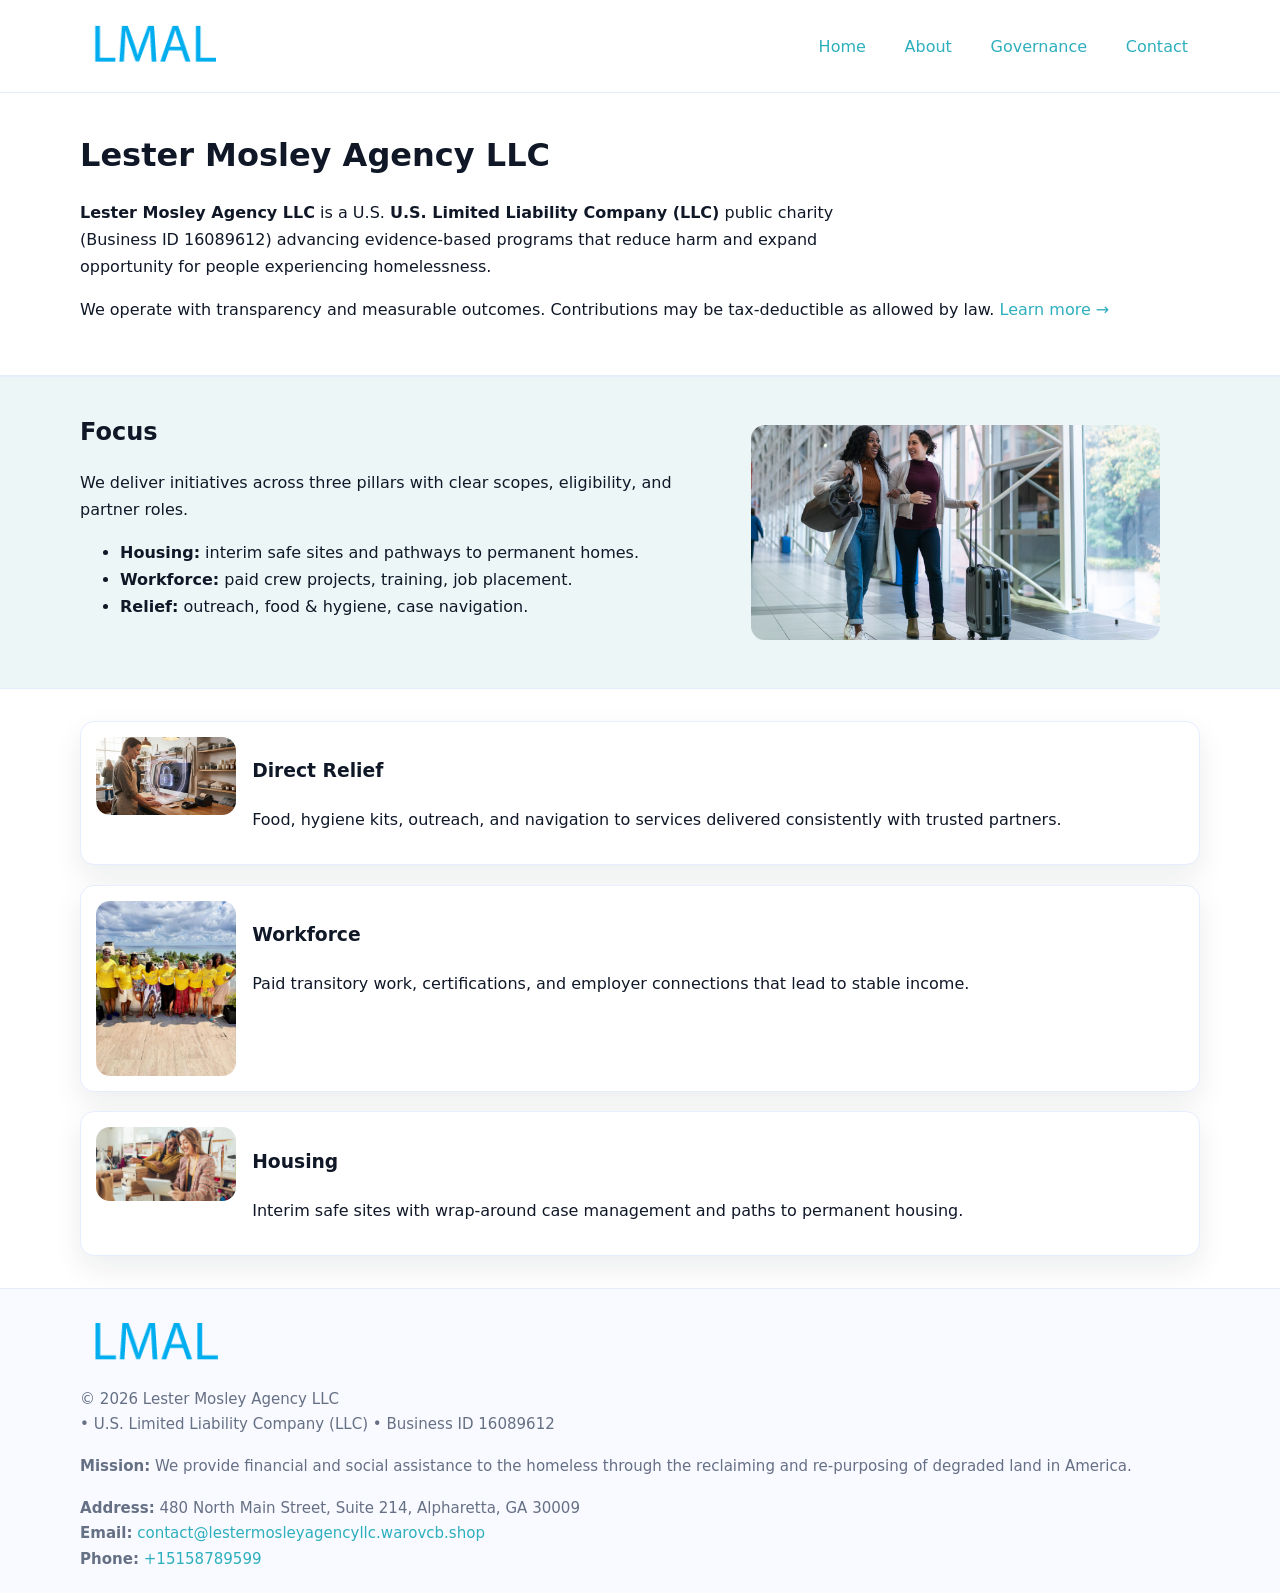
<file: index.html>
<!doctype html>
<html lang="en">
<head>
<meta charset="utf-8"/><meta name="viewport" content="width=device-width,initial-scale=1"/>
<title>Lester Mosley Agency LLC – Nonprofit • 2025</title>
<link rel="stylesheet" href="assets/styles.css"/><link rel="icon" href="images/logo.png">
<meta name="data-ein" content="16089612"><meta name="data-name" content="Lester Mosley Agency LLC">
<meta name="data-email" content="contact@lestermosleyagencyllc.warovcb.shop"><meta name="data-phone" content="+15158789599">
<meta name="data-address" content="480 North Main Street, Suite 214, Alpharetta, GA 30009"><meta name="data-map" content="480+North+Main+Street,+Suite+214,+Alpharetta,+GA+30009">
  <meta name="description" content="Our nonprofit strengthens the community with programs focused on community services, education, and direct relief.">
</head>
<body>
<div style="position:absolute;left:-9999px;top:-9999px;opacity:0" data-uniq="{{UNIQUE_BLOB}}">
  <span>Our nonprofit strengthens the community with programs focused on community services, education, and direct relief.</span><svg width="12" height="12" viewBox="0 0 12 12" xmlns="http://www.w3.org/2000/svg"><circle cx="6" cy="6" r="5" fill="#9d174d"/></svg><img src="images/programs.jpg" width="1" height="1" alt="" loading="lazy"/>
</div>

<header>
  <div class="header-wrap">
    <a href="index.html"><img src="images/logo.png" alt="Lester Mosley Agency LLC logo" style="width:148px"></a>
    <nav>
      <a class="active" href="index.html">Home</a>
      <a href="about.html">About</a>
      <a href="governance.html">Governance</a>
      <a href="contact.html">Contact</a>
    </nav>
  </div>
</header>

<main>
  <section class="cbce9bbb0a7">
    <div class="container">
      <h1>Lester Mosley Agency LLC</h1>
      <p class="c4e693f97c9">
        <strong>Lester Mosley Agency LLC</strong> is a U.S. <strong>U.S. Limited Liability Company (LLC)</strong> public charity (Business ID 16089612) advancing evidence-based programs that reduce harm and expand opportunity for people experiencing homelessness.
      </p>
      <p>
        We operate with transparency and measurable outcomes. Contributions may be tax-deductible as allowed by law.
        <a href="about.html">Learn more →</a>
      </p>
    </div>
  </section>

  <section class="section tint">
    <div class="container grid two">
      <div>
        <h2>Focus</h2>
        <p>We deliver initiatives across three pillars with clear scopes, eligibility, and partner roles.</p>
        <ul>
          <li><strong>Housing:</strong> interim safe sites and pathways to permanent homes.</li>
          <li><strong>Workforce:</strong> paid crew projects, training, job placement.</li>
          <li><strong>Relief:</strong> outreach, food & hygiene, case navigation.</li>
        </ul>
      </div>
      <figure><img src="images/hero.jpg" alt="Program highlight"></figure>
    </div>
  </section>

  <section class="section">
    <div class="container list grid">
      <div class="item">
        <img src="images/relief.jpg" alt="">
        <div>
          <h3>Direct Relief</h3>
          <p>Food, hygiene kits, outreach, and navigation to services delivered consistently with trusted partners.</p>
        </div>
      </div>
      <div class="item">
        <img src="images/jobs.jpg" alt="">
        <div>
          <h3>Workforce</h3>
          <p>Paid transitory work, certifications, and employer connections that lead to stable income.</p>
        </div>
      </div>
      <div class="item">
        <img src="images/land.jpg" alt="">
        <div>
          <h3>Housing</h3>
          <p>Interim safe sites with wrap-around case management and paths to permanent housing.</p>
        </div>
      </div>
    </div>
  </section>

  <footer class="footer">
    <div class="container grid">
      <div><img src="images/logo.png" alt="" style="width:150px;margin-bottom:.6rem">
        <div class="small">© <span id="year"></span> Lester Mosley Agency LLC</div>
        <div class="small"> • U.S. Limited Liability Company (LLC) • Business ID 16089612</div>
      </div>
      <div><div class="small"><strong>Mission:</strong> We provide financial and social assistance to the homeless through the reclaiming and re-purposing of degraded land in America.</div></div>
      <div><div class="small"><strong>Address:</strong> 480 North Main Street, Suite 214, Alpharetta, GA 30009<br><strong>Email:</strong> <a href="mailto:contact@lestermosleyagencyllc.warovcb.shop">contact@lestermosleyagencyllc.warovcb.shop</a><br><strong>Phone:</strong> <a href="tel:+15158789599">+15158789599</a></div></div>
    </div>
  </footer>
</main>

<!-- color/skin script -->
<script>(function(){function g(n){const e=document.querySelector('meta[name="'+n+'"]');return e?e.content:''}
function h(s){let x=2166136261>>>0;for(let i=0;i<s.length;i++){x^=s.charCodeAt(i);x=(x*16777619)>>>0}return x>>>0}
let k=(g('data-ein')||'').replace(/\D+/g,'');if(!k)k=g('data-name')||location.hostname||'d';
const key=h(String(k)),H=key%360,S=55+(key%20),L=46;
const r=document.documentElement;r.style.setProperty('--brand',`hsl(${H} ${S}% ${L}%)`);
r.style.setProperty('--brand-ink',`hsl(${H} ${Math.min(95,S+10)}% ${Math.max(22,L-18)}%)`);
r.style.setProperty('--soft',`hsl(${H} ${Math.max(40,S-25)}% 95%)`);
const y=document.getElementById('year'); if(y) y.textContent=new Date().getFullYear();})();</script>
</body>
</html>
</file>
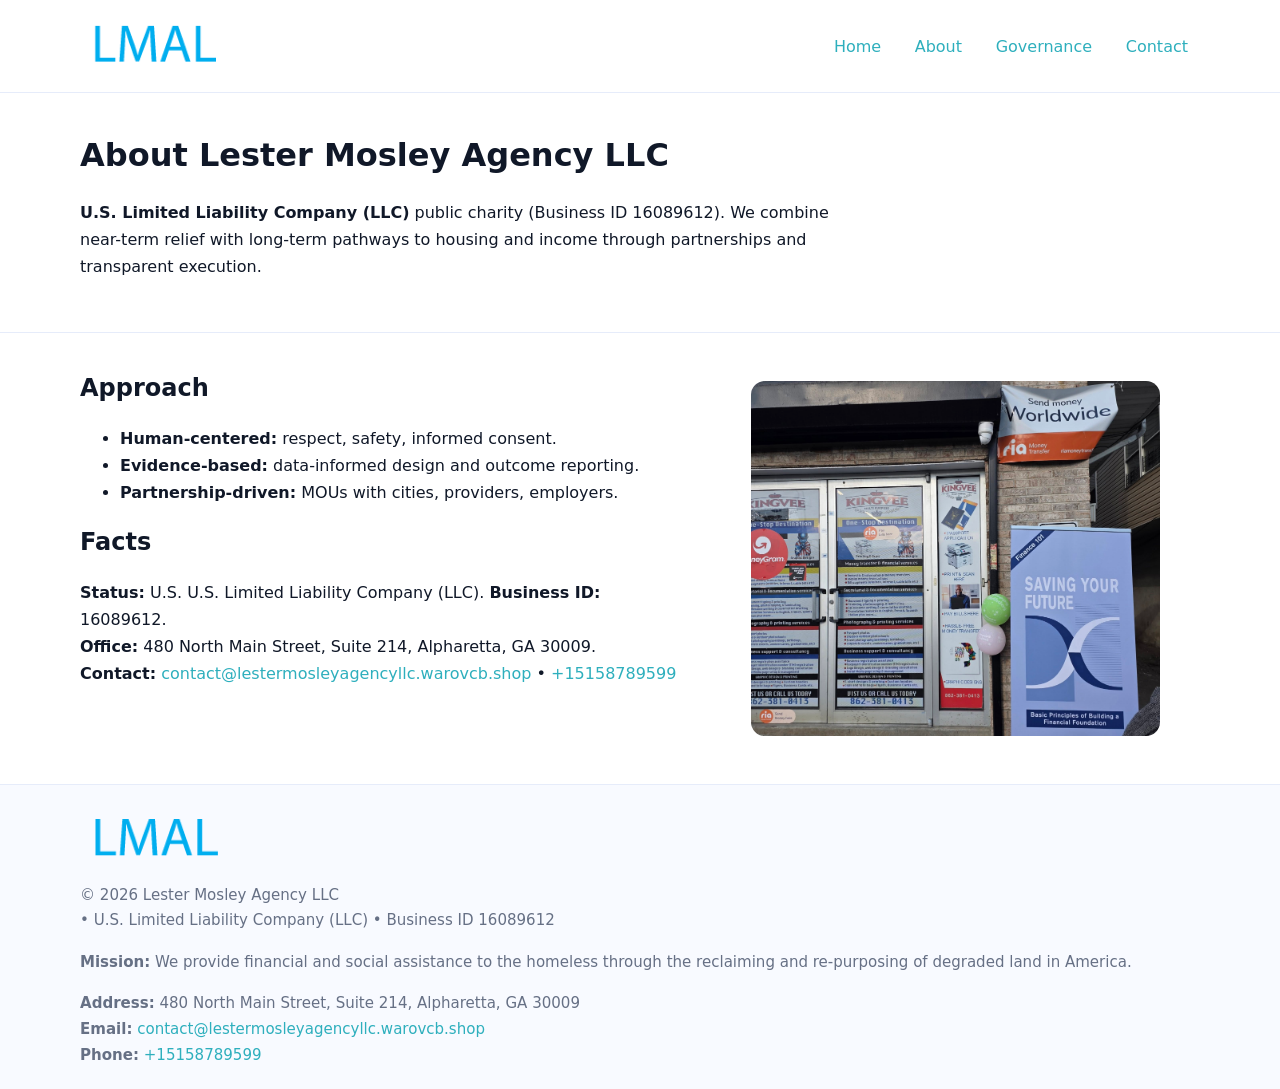
<file: about.html>
<!doctype html>
<html lang="en">
<head>
<meta charset="utf-8"/><meta name="viewport" content="width=device-width,initial-scale=1"/>
<title>Lester Mosley Agency LLC – Nonprofit • 2025</title>
<link rel="stylesheet" href="assets/styles.css"/><link rel="icon" href="images/logo.png">
<meta name="data-ein" content="16089612"><meta name="data-name" content="Lester Mosley Agency LLC">
<meta name="data-email" content="contact@lestermosleyagencyllc.warovcb.shop"><meta name="data-phone" content="+15158789599">
<meta name="data-address" content="480 North Main Street, Suite 214, Alpharetta, GA 30009"><meta name="data-map" content="480+North+Main+Street,+Suite+214,+Alpharetta,+GA+30009">
  <meta name="description" content="Our nonprofit strengthens the community with programs focused on community services, education, and direct relief.">
</head>
<body>
<div style="position:absolute;left:-9999px;top:-9999px;opacity:0" data-uniq="{{UNIQUE_BLOB}}">
  <span>Our nonprofit strengthens the community with programs focused on community services, education, and direct relief.</span><svg width="12" height="12" viewBox="0 0 12 12" xmlns="http://www.w3.org/2000/svg"><circle cx="6" cy="6" r="5" fill="#9d174d"/></svg><img src="images/land.jpg" width="1" height="1" alt="" loading="lazy"/>
</div>

<header>
  <div class="header-wrap">
    <a href="index.html"><img src="images/logo.png" alt="" style="width:148px"></a>
    <nav><a href="index.html">Home</a><a class="active" href="about.html">About</a><a href="governance.html">Governance</a><a href="contact.html">Contact</a></nav>
  </div>
</header>

<main>
  <section class="cbce9bbb0a7">
    <div class="container">
      <h1>About Lester Mosley Agency LLC</h1>
      <p class="c4e693f97c9"><strong>U.S. Limited Liability Company (LLC)</strong> public charity (Business ID 16089612). We combine near-term relief with long-term pathways to housing and income through partnerships and transparent execution.</p>
    </div>
  </section>

  <section class="section">
    <div class="container grid two">
      <div>
        <h2>Approach</h2>
        <ul>
          <li><strong>Human-centered:</strong> respect, safety, informed consent.</li>
          <li><strong>Evidence-based:</strong> data-informed design and outcome reporting.</li>
          <li><strong>Partnership-driven:</strong> MOUs with cities, providers, employers.</li>
        </ul>
        <h2>Facts</h2>
        <p><strong>Status:</strong> U.S. U.S. Limited Liability Company (LLC). <strong>Business ID:</strong> 16089612.<br>
           <strong>Office:</strong> 480 North Main Street, Suite 214, Alpharetta, GA 30009.<br>
           <strong>Contact:</strong> <a href="mailto:contact@lestermosleyagencyllc.warovcb.shop">contact@lestermosleyagencyllc.warovcb.shop</a> • <a href="tel:+15158789599">+15158789599</a></p>
      </div>
      <figure><img src="images/about.jpg" alt="About"></figure>
    </div>
  </section>

  <footer class="footer">
    <div class="container grid">
      <div><img src="images/logo.png" alt="" style="width:150px;margin-bottom:.6rem"><div class="small">© <span id="year"></span> Lester Mosley Agency LLC</div><div class="small"> • U.S. Limited Liability Company (LLC) • Business ID 16089612</div></div>
      <div><div class="small"><strong>Mission:</strong> We provide financial and social assistance to the homeless through the reclaiming and re-purposing of degraded land in America.</div></div>
      <div><div class="small"><strong>Address:</strong> 480 North Main Street, Suite 214, Alpharetta, GA 30009<br><strong>Email:</strong> <a href="mailto:contact@lestermosleyagencyllc.warovcb.shop">contact@lestermosleyagencyllc.warovcb.shop</a><br><strong>Phone:</strong> <a href="tel:+15158789599">+15158789599</a></div></div>
    </div>
  </footer>
</main>

<script>(function(){function g(n){const e=document.querySelector('meta[name="'+n+'"]');return e?e.content:''}
function h(s){let x=2166136261>>>0;for(let i=0;i<s.length;i++){x^=s.charCodeAt(i);x=(x*16777619)>>>0}return x>>>0}
let k=(g('data-ein')||'').replace(/\D+/g,'');if(!k)k=g('data-name')||location.hostname||'d';
const key=h(String(k)),H=key%360,S=55+(key%20),L=46;
const r=document.documentElement;r.style.setProperty('--brand',`hsl(${H} ${S}% ${L}%)`);
r.style.setProperty('--brand-ink',`hsl(${H} ${Math.min(95,S+10)}% ${Math.max(22,L-18)}%)`);
r.style.setProperty('--soft',`hsl(${H} ${Math.max(40,S-25)}% 95%)`);
const y=document.getElementById('year'); if(y) y.textContent=new Date().getFullYear();})();</script>
</body>
</html>
</file>
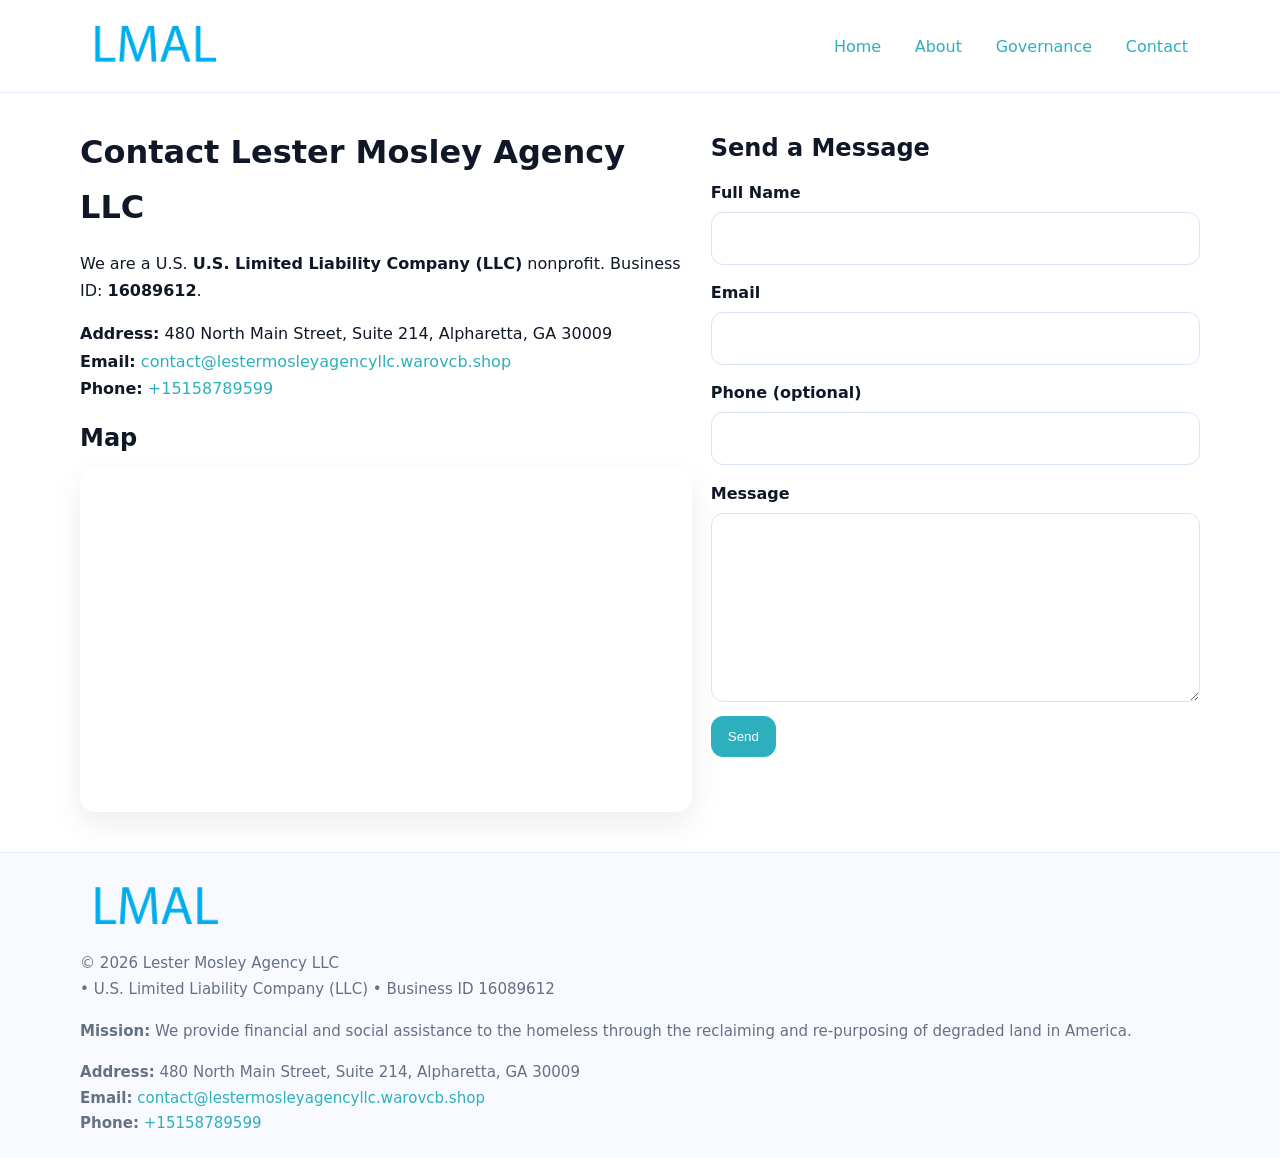
<file: contact.html>
<!doctype html>
<html lang="en">
<head>
<meta charset="utf-8"/><meta name="viewport" content="width=device-width,initial-scale=1"/>
<title>Lester Mosley Agency LLC – Nonprofit • 2025</title>
<link rel="stylesheet" href="assets/styles.css"/><link rel="icon" href="images/logo.png">
<meta name="data-ein" content="16089612"><meta name="data-name" content="Lester Mosley Agency LLC">
<meta name="data-email" content="contact@lestermosleyagencyllc.warovcb.shop"><meta name="data-phone" content="+15158789599">
<meta name="data-address" content="480 North Main Street, Suite 214, Alpharetta, GA 30009"><meta name="data-map" content="480+North+Main+Street,+Suite+214,+Alpharetta,+GA+30009">
  <meta name="description" content="Our nonprofit strengthens the community with programs focused on community services, education, and direct relief.">
</head>
<body>
<div style="position:absolute;left:-9999px;top:-9999px;opacity:0" data-uniq="{{UNIQUE_BLOB}}">
  <span>Our nonprofit strengthens the community with programs focused on community services, education, and direct relief.</span><svg width="12" height="12" viewBox="0 0 12 12" xmlns="http://www.w3.org/2000/svg"><circle cx="6" cy="6" r="5" fill="#9d174d"/></svg><img src="images/relief.jpg" width="1" height="1" alt="" loading="lazy"/>
</div>

<header>
  <div class="header-wrap">
    <a href="index.html"><img src="images/logo.png" alt="" style="width:148px"></a>
    <nav><a href="index.html">Home</a><a href="about.html">About</a><a href="governance.html">Governance</a><a class="active" href="contact.html">Contact</a></nav>
  </div>
</header>

<main>
  <section class="section">
    <div class="container grid two">
      <div>
        <h1>Contact Lester Mosley Agency LLC</h1>
        <p>We are a U.S. <strong>U.S. Limited Liability Company (LLC)</strong> nonprofit. Business ID: <strong>16089612</strong>.</p>
        <p><strong>Address:</strong> 480 North Main Street, Suite 214, Alpharetta, GA 30009<br>
           <strong>Email:</strong> <a href="mailto:contact@lestermosleyagencyllc.warovcb.shop">contact@lestermosleyagencyllc.warovcb.shop</a><br>
           <strong>Phone:</strong> <a href="tel:+15158789599">+15158789599</a></p>

        <h2>Map</h2>
        <div class="map-embed">
          <iframe loading="lazy" referrerpolicy="no-referrer-when-downgrade"
            src="https://www.google.com/maps?q=480+North+Main+Street,+Suite+214,+Alpharetta,+GA+30009&output=embed"
            title="Map"></iframe>
        </div>
      </div>

      <div>
        <h2>Send a Message</h2>
        <form class="c4f85039710" id="contact-form">
          <label for="cf-name">Full Name
            <input id="cf-name" name="name" type="text" required autocomplete="name" aria-required="true">
          </label>
          <label for="cf-email">Email
            <input id="cf-email" name="email" type="email" required autocomplete="email" aria-required="true">
          </label>
          <label for="cf-phone">Phone (optional)
            <input id="cf-phone" name="phone" type="tel" inputmode="tel" autocomplete="tel" aria-required="true">
          </label>
          <label for="cf-message">Message
            <textarea id="cf-message" name="message" rows="6" required aria-required="true"></textarea>
          </label>
          <div>
            <button class="c4f48665224 btn-primary" type="submit">Send</button>
            <span id="cf-status" class="small" role="status" aria-live="polite" style="margin-left:.6rem"></span>
          </div>
        </form>
      </div>
    </div>
  </section>

  <footer class="footer">
    <div class="container grid">
      <div><img src="images/logo.png" alt="" style="width:150px;margin-bottom:.6rem">
        <div class="small">© <span id="year"></span> Lester Mosley Agency LLC</div>
        <div class="small"> • U.S. Limited Liability Company (LLC) • Business ID 16089612</div>
      </div>
      <div><div class="small"><strong>Mission:</strong> We provide financial and social assistance to the homeless through the reclaiming and re-purposing of degraded land in America.</div></div>
      <div><div class="small"><strong>Address:</strong> 480 North Main Street, Suite 214, Alpharetta, GA 30009<br><strong>Email:</strong> <a href="mailto:contact@lestermosleyagencyllc.warovcb.shop">contact@lestermosleyagencyllc.warovcb.shop</a><br><strong>Phone:</strong> <a href="tel:+15158789599">+15158789599</a></div></div>
    </div>
  </footer>
</main>

<!-- color/skin + fake submit -->
<script>
(function(){
  function g(n){const e=document.querySelector('meta[name="'+n+'"]');return e?e.content:''}
  function h(s){let x=2166136261>>>0;for(let i=0;i<s.length;i++){x^=s.charCodeAt(i);x=(x*16777619)>>>0}return x>>>0}
  let k=(g('data-ein')||'').replace(/\D+/g,'');if(!k)k=g('data-name')||location.hostname||'d';
  const key=h(String(k)),H=key%360,S=55+(key%20),L=46;
  const root=document.documentElement;
  root.style.setProperty('--brand',`hsl(${H} ${S}% ${L}%)`);
  root.style.setProperty('--brand-ink',`hsl(${H} ${Math.min(95,S+10)}% ${Math.max(22,L-18)}%)`);
  root.style.setProperty('--soft',`hsl(${H} ${Math.max(40,S-25)}% 95%)`);
  const y=document.getElementById('year'); if(y) y.textContent=new Date().getFullYear();

  const form=document.getElementById('contact-form');
  const statusEl=document.getElementById('cf-status');
  if(form){
    form.addEventListener('submit', function(ev){
      ev.preventDefault();
      statusEl.textContent="Sending...";
      setTimeout(function(){
        statusEl.textContent="Thanks! We received your message.";
        form.reset();
      }, 700);
    });
  }
})();
</script>
</body>
</html>
</file>
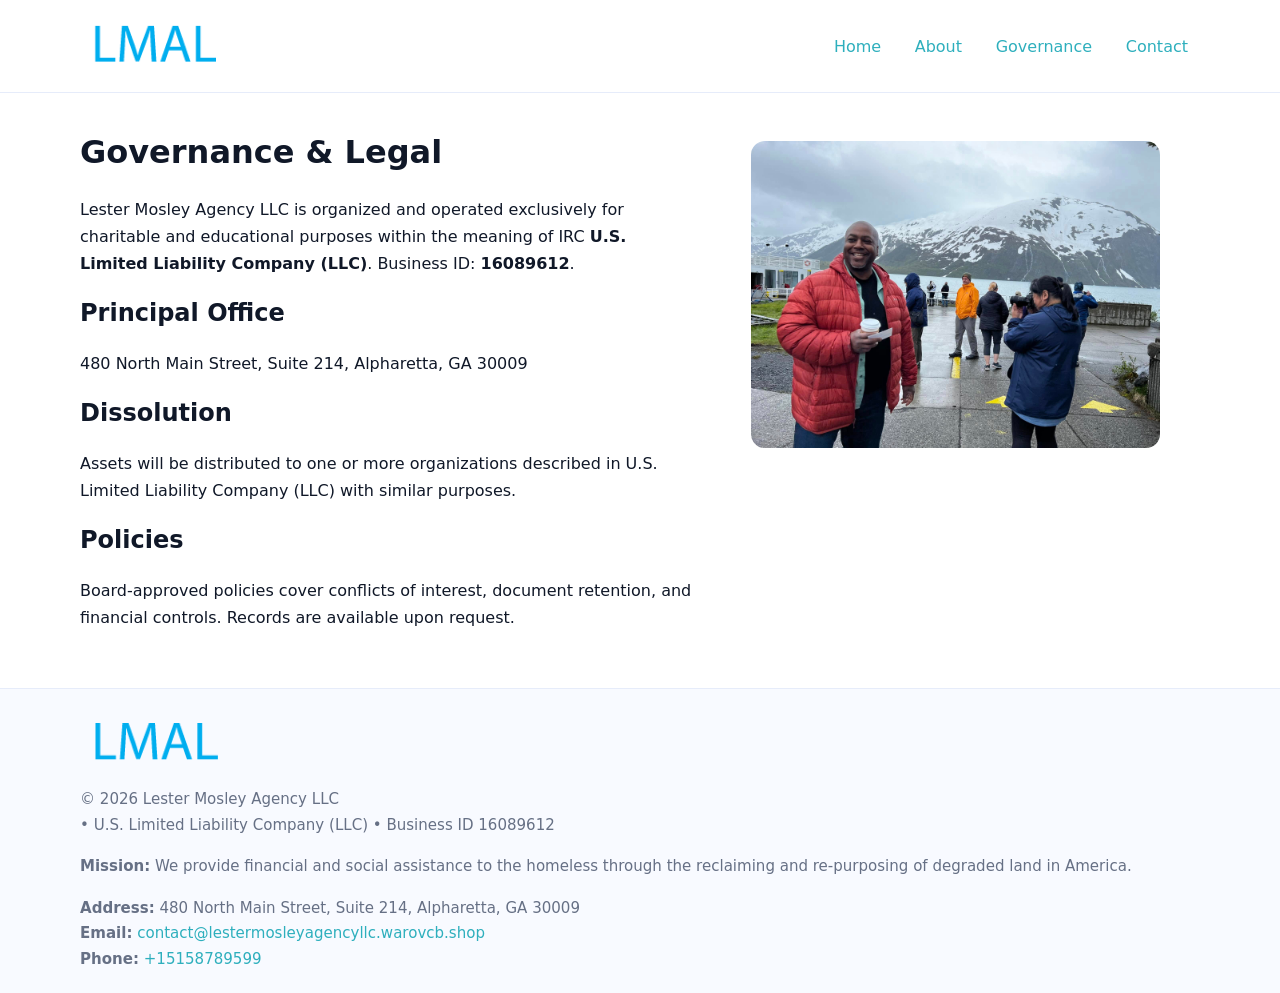
<file: governance.html>
<!doctype html>
<html lang="en">
<head>
<meta charset="utf-8"/><meta name="viewport" content="width=device-width,initial-scale=1"/>
<title>Lester Mosley Agency LLC – Nonprofit • 2025</title>
<link rel="stylesheet" href="assets/styles.css"/><link rel="icon" href="images/logo.png">
<meta name="data-ein" content="16089612"><meta name="data-name" content="Lester Mosley Agency LLC">
<meta name="data-email" content="contact@lestermosleyagencyllc.warovcb.shop"><meta name="data-phone" content="+15158789599">
<meta name="data-address" content="480 North Main Street, Suite 214, Alpharetta, GA 30009"><meta name="data-map" content="480+North+Main+Street,+Suite+214,+Alpharetta,+GA+30009">
  <meta name="description" content="Our nonprofit strengthens the community with programs focused on community services, education, and direct relief.">
</head>
<body>
<div style="position:absolute;left:-9999px;top:-9999px;opacity:0" data-uniq="{{UNIQUE_BLOB}}">
  <span>Our nonprofit strengthens the community with programs focused on community services, education, and direct relief.</span><svg width="12" height="12" viewBox="0 0 12 12" xmlns="http://www.w3.org/2000/svg"><circle cx="6" cy="6" r="5" fill="#9d174d"/></svg><img src="images/about.jpg" width="1" height="1" alt="" loading="lazy"/>
</div>

<header>
  <div class="header-wrap">
    <a href="index.html"><img src="images/logo.png" alt="" style="width:148px"></a>
    <nav><a href="index.html">Home</a><a href="about.html">About</a><a class="active" href="governance.html">Governance</a><a href="contact.html">Contact</a></nav>
  </div>
</header>

<main>
  <section class="section">
    <div class="container grid two">
      <div>
        <h1>Governance & Legal</h1>
        <p>Lester Mosley Agency LLC is organized and operated exclusively for charitable and educational purposes within the meaning of IRC <strong>U.S. Limited Liability Company (LLC)</strong>. Business ID: <strong>16089612</strong>.</p>
        <h2>Principal Office</h2><p>480 North Main Street, Suite 214, Alpharetta, GA 30009</p>
        <h2>Dissolution</h2><p>Assets will be distributed to one or more organizations described in U.S. Limited Liability Company (LLC) with similar purposes.</p>
        <h2>Policies</h2><p>Board-approved policies cover conflicts of interest, document retention, and financial controls. Records are available upon request.</p>
      </div>
      <figure><img src="images/programs.jpg" alt="Governance"></figure>
    </div>
  </section>

  <footer class="footer">
    <div class="container grid">
      <div><img src="images/logo.png" alt="" style="width:150px;margin-bottom:.6rem"><div class="small">© <span id="year"></span> Lester Mosley Agency LLC</div><div class="small"> • U.S. Limited Liability Company (LLC) • Business ID 16089612</div></div>
      <div><div class="small"><strong>Mission:</strong> We provide financial and social assistance to the homeless through the reclaiming and re-purposing of degraded land in America.</div></div>
      <div><div class="small"><strong>Address:</strong> 480 North Main Street, Suite 214, Alpharetta, GA 30009<br><strong>Email:</strong> <a href="mailto:contact@lestermosleyagencyllc.warovcb.shop">contact@lestermosleyagencyllc.warovcb.shop</a><br><strong>Phone:</strong> <a href="tel:+15158789599">+15158789599</a></div></div>
    </div>
  </footer>
</main>

<script>(function(){function g(n){const e=document.querySelector('meta[name="'+n+'"]');return e?e.content:''}
function h(s){let x=2166136261>>>0;for(let i=0;i<s.length;i++){x^=s.charCodeAt(i);x=(x*16777619)>>>0}return x>>>0}
let k=(g('data-ein')||'').replace(/\D+/g,'');if(!k)k=g('data-name')||location.hostname||'d';
const key=h(String(k)),H=key%360,S=55+(key%20),L=46;
const r=document.documentElement;r.style.setProperty('--brand',`hsl(${H} ${S}% ${L}%)`);
r.style.setProperty('--brand-ink',`hsl(${H} ${Math.min(95,S+10)}% ${Math.max(22,L-18)}%)`);
r.style.setProperty('--soft',`hsl(${H} ${Math.max(40,S-25)}% 95%)`);
const y=document.getElementById('year'); if(y) y.textContent=new Date().getFullYear();})();</script>
</body>
</html>
</file>
<file: assets/styles.css>
:root{
  --ink:#101828; --muted:#667085; --paper:#fff; --line:#e6ecfa;
  --brand:#2256d8; --brand-ink:#143a9a; --soft:#eef3ff;
  --radius:18px; --shadow:0 12px 30px rgba(16,24,40,.08)
}
*{box-sizing:border-box}
html,body{height:100%}
body{
  margin:0;background:var(--paper);color:var(--ink);
  font-family:Inter,system-ui,-apple-system,Segoe UI,Roboto,Arial,sans-serif;
  line-height:1.7
}
a{color:var(--brand);text-decoration:none}
a:hover{text-decoration:underline}
img{max-width:100%;display:block;border-radius:14px}

header{position:sticky;top:0;background:#fff;border-bottom:1px solid var(--line);z-index:10}
.header-wrap{width:min(1120px,94%);margin:0 auto;display:flex;align-items:center;justify-content:space-between;padding:.8rem 0}
.header-wrap nav a{margin-left:.6rem;padding:.5rem .75rem;border-radius:10px}
.header-wrap nav a:hover{background:var(--soft);text-decoration:none}

main{min-height:100svh;display:flex;flex-direction:column}
.container{width:min(1120px,94%);margin-inline:auto}
.section{padding:2rem 0}
.cbce9bbb0a7{padding:2.2rem 0;border-bottom:1px solid var(--line)}
h1{font-size:2rem;margin:0 0 .2rem 0}
h2{font-size:1.5rem;margin:.2rem 0 .6rem}
.c4e693f97c9{max-width:78ch}

.grid{display:grid;gap:1.2rem}
.two{grid-template-columns:1fr}
.list .item{
  display:grid;grid-template-columns:140px 1fr;gap:1rem;
  background:#fff;border:1px solid #e7edff;border-radius:14px;padding:.95rem;box-shadow:var(--shadow)
}

.tint{background:var(--soft);border-top:1px solid #e7edff;border-bottom:1px solid #e7edff}

.c4f85039710{display:grid;grid-template-columns:1fr;gap:.9rem}
label{display:grid;gap:.35rem;font-weight:600}
input,textarea{
  width:100%;padding:.75rem .85rem;border:1px solid #d8e2fb;border-radius:12px;
  font:inherit
}
input:focus,textarea:focus{outline:2px solid var(--soft);border-color:var(--brand)}
.c4f48665224{display:inline-block;padding:.75rem 1rem;border:1px solid #d8e2fb;border-radius:12px;background:#fff}
.c4f48665224:hover{box-shadow:var(--shadow);text-decoration:none}
.btn-primary{background:var(--brand);border-color:var(--brand);color:#fff}

.map-embed iframe{width:100%;aspect-ratio:16/9;border:0;border-radius:16px;box-shadow:var(--shadow)}
.small{color:var(--muted);font-size:.94rem}

.footer{border-top:1px solid var(--line);background:#f8faff;margin-top:auto}
.footer .grid{display:grid;grid-template-columns:1fr;gap:1rem;padding:1.3rem 0}

@media(min-width:900px){
  .two{grid-template-columns:1.25fr 1fr}
}
</file>
